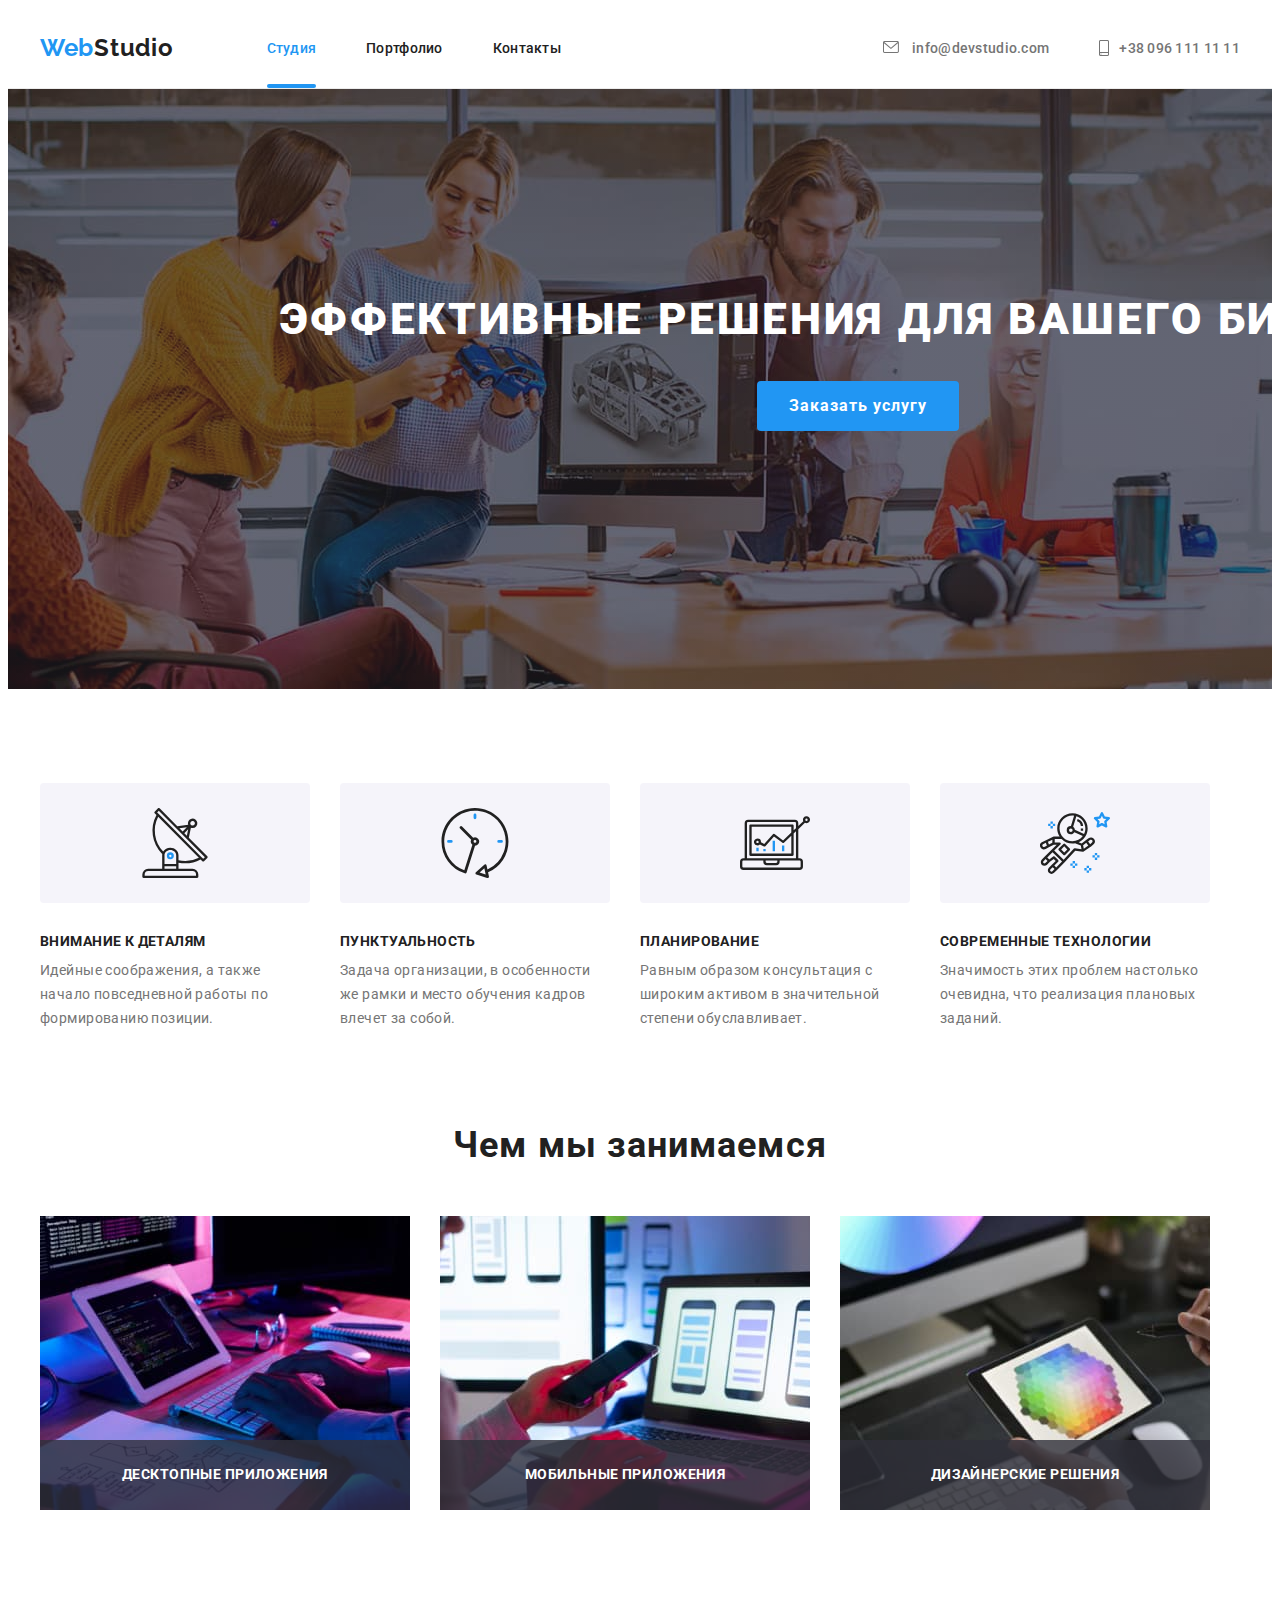
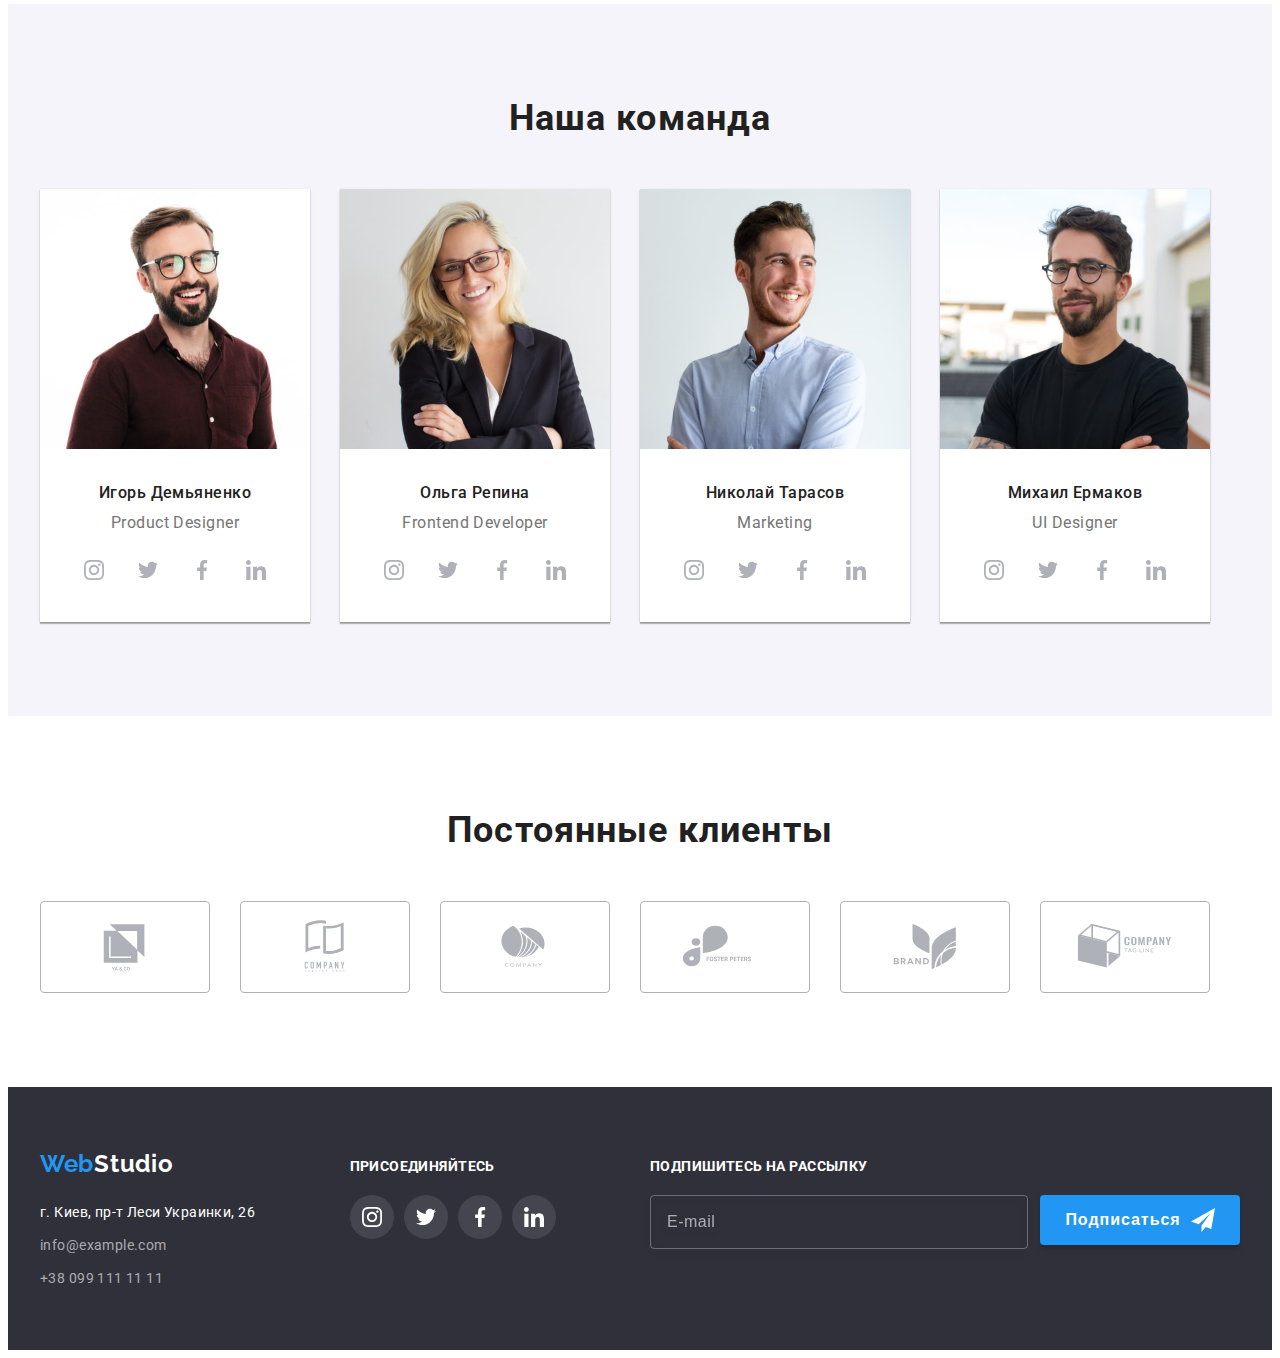
<file: index.html>
<!DOCTYPE html>
<html lang="ru">
<head>
    <meta charset="UTF-8">
    <meta http-equiv="X-UA-Compatible" content="IE=edge">
    <meta name="viewport" content="width=device-width, initial-scale=1.0">
    <title>WebStudio</title>
    <link rel="preconnect" href="https://fonts.googleapis.com">
    <link rel="preconnect" href="https://fonts.gstatic.com" crossorigin>
    <link rel="stylesheet" href="https://cdnjs.cloudflare.com/ajax/libs/modern-normalize/1.1.0/modern-normalize.min.css"
        integrity="sha512-wpPYUAdjBVSE4KJnH1VR1HeZfpl1ub8YT/NKx4PuQ5NmX2tKuGu6U/JRp5y+Y8XG2tV+wKQpNHVUX03MfMFn9Q=="
        crossorigin="anonymous" referrerpolicy="no-referrer" />
    <link href="https://fonts.googleapis.com/css2?family=Raleway:wght@700&family=Roboto:wght@400;500;700;900&display=swap" rel="stylesheet">
    <link rel="stylesheet" href="./css/styles.css">
</head>
<body class="body">
    <header class="header">
        <div class="main-nav container">
            <a class="nav-logo" href="index.html" lang="en"><span class="logo">Web</span>Studio</a>
            <nav class="nav">
                <ul class="nav-list list">
                    <li class="nav-item"><a class="link link-current" href="index.html" >Студия</a></li>
                    <li class="nav-item"><a class="link" href="./portfolio.html">Портфолио</a></li>
                    <li class="nav-item"><a class="link" href="">Контакты</a></li>
                </ul>
            </nav>
            <ul class="header-list list">
                <li class="header-item"><a class="link mail" href="mailto:info@devstudio.com">
                    <svg class="header-icon" width="16" height="12">
                        <use href="./images/icon.svg#icon-envelope"></use>
                    </svg>
                    info@devstudio.com</a>
                </li>
                <li class="header-item"><a class="link phone" href="tel:+380961111111">
                    <svg class="header-icon" width="10" height="16">
                        <use href="./images/icon.svg#icon-smartphone"></use>
                    </svg>
                    +38 096 111 11 11</a>
                </li>
            </ul>
        </div>
    </header>
    <main>
        <!-- Section-1 -->
        <section class="hero overlay">
            <div class="container">
                <h1 class="hero-title">Эффективные решения для вашего бизнеса</h1>
                <button class="hero-btn" type="button" data-modal-open>Заказать услугу</button>
            </div>
        </section>
        <!-- Section-2 -->
        <section class="section">
            <div class="container">
                <ul class="about-list list">
                    <li class="about-item icon-antenna">
                        <h3 class="about-title">Внимание к деталям</h3>
                        <p class="about-text">Идейные соображения, а также начало повседневной работы по формированию позиции.</p>
                    </li>
                    <li class="about-item icon-clock">
                        <h3 class="about-title">Пунктуальность</h3>
                        <p class="about-text">Задача организации, в особенности же рамки и место обучения кадров влечет за собой.</p>
                    </li>
                    <li class="about-item icon-diagram">
                        <h3 class="about-title">Планирование</h3>
                        <p class="about-text">Равным образом консультация с широким активом в значительной степени обуславливает.</p>
                    </li>
                    <li class="about-item icon-astronaut">
                        <h3 class="about-title">Современные технологии</h3>
                        <p class="about-text">Значимость этих проблем настолько очевидна, что реализация плановых заданий.</p>
                    </li>
                </ul>
            </div>
        </section>
        <!-- Section-3 -->
        <section class="section no-top-padding">
            <div class="container">
                <h2 class="work-title">Чем мы занимаемся</h2>
                <ul class="work-list list">
                    <li class="work-item">
                            <img class="img" src="./images/what-we-do-img-1.jpg" alt="Печатает на клавиатуре" width="370">
                            <h3 class="work-subtitle">Десктопные приложения</h3>
                    </li>
                    <li class="work-item">
                            <img class="img" src="./images/what-we-do-img-2.jpg" alt="Телефон и ноутбук" width="370">
                            <h3 class="work-subtitle">Мобильные приложения</h3>
                    </li>
                    <li class="work-item">
                            <img class="img" src="./images/what-we-do-img-3.jpg" alt="Изображение на планшете" width="370">
                            <h3 class="work-subtitle">Дизайнерские решения</h3>
                    </li>
                </ul>
            </div>
        </section>
        <!-- Section-4 -->
        <section class="team section">
            <div class="container">
                <h2 class="team-title">Наша команда</h2>
                <ul class="team-list list">
                    <li class="team-item">
                        <img src="./images/our-team-img-1.jpg" alt="Фото-1" width="270">
                        <h3 class="team-subtitle">Игорь Демьяненко</h3>
                        <p class="team-text" lang="en">Product Designer</p>
                        <ul class="team-soc-list list">
                            <li class="team-soc-item"><a class="team-soc-link list" href="">
                                    <svg class="team-soc-icon" width="20" height="20">
                                        <use href="./images/icon.svg#icon-instagram"></use>
                                    </svg>
                                </a></li>
                            <li class="team-soc-item"><a class="team-soc-link list" href="">
                                    <svg class="team-soc-icon" width="20" height="20">
                                        <use href="./images/icon.svg#icon-twitter"></use>
                                    </svg>
                                </a></li>
                            <li class="team-soc-item"><a class="team-soc-link list" href="">
                                    <svg class="team-soc-icon" width="20" height="20">
                                        <use href="./images/icon.svg#icon-facebook"></use>
                                    </svg>
                                </a></li>
                            <li class="team-soc-item"><a class="team-soc-link list" href="">
                                    <svg class="team-soc-icon" width="20" height="20">
                                        <use href="./images/icon.svg#icon-linkedin"></use>
                                    </svg>
                                </a></li>
                        </ul>
                    </li>
                    <li class="team-item">
                        <img src="./images/our-team-img-2.jpg" alt="Фото-2" width="270">
                        <h3 class="team-subtitle">Ольга Репина</h3>
                        <p class="team-text" lang="en">Frontend Developer</p>
                        <ul class="team-soc-list list">
                            <li class="team-soc-item"><a class="team-soc-link list" href="">
                                    <svg class="team-soc-icon" width="20" height="20">
                                        <use href="./images/icon.svg#icon-instagram"></use>
                                    </svg>
                                </a></li>
                            <li class="team-soc-item"><a class="team-soc-link list" href="">
                                    <svg class="team-soc-icon" width="20" height="20">
                                        <use href="./images/icon.svg#icon-twitter"></use>
                                    </svg>
                                </a></li>
                            <li class="team-soc-item"><a class="team-soc-link list" href="">
                                    <svg class="team-soc-icon" width="20" height="20">
                                        <use href="./images/icon.svg#icon-facebook"></use>
                                    </svg>
                                </a></li>
                            <li class="team-soc-item"><a class="team-soc-link list" href="">
                                    <svg class="team-soc-icon" width="20" height="20">
                                        <use href="./images/icon.svg#icon-linkedin"></use>
                                    </svg>
                                </a></li>
                        </ul>
                    </li>
                    <li class="team-item">
                        <img src="./images/our-team-img-3.jpg" alt="Фото-3" width="270">
                        <h3 class="team-subtitle">Николай Тарасов</h3>
                        <p class="team-text" lang="en">Marketing</p>
                        <ul class="team-soc-list list">
                            <li class="team-soc-item"><a class="team-soc-link list" href="">
                                    <svg class="team-soc-icon" width="20" height="20">
                                        <use href="./images/icon.svg#icon-instagram"></use>
                                    </svg>
                                </a></li>
                            <li class="team-soc-item"><a class="team-soc-link list" href="">
                                    <svg class="team-soc-icon" width="20" height="20">
                                        <use href="./images/icon.svg#icon-twitter"></use>
                                    </svg>
                                </a></li>
                            <li class="team-soc-item"><a class="team-soc-link list" href="">
                                    <svg class="team-soc-icon" width="20" height="20">
                                        <use href="./images/icon.svg#icon-facebook"></use>
                                    </svg>
                                </a></li>
                            <li class="team-soc-item"><a class="team-soc-link list" href="">
                                    <svg class="team-soc-icon" width="20" height="20">
                                        <use href="./images/icon.svg#icon-linkedin"></use>
                                    </svg>
                                </a></li>
                        </ul>
                    </li>
                    <li class="team-item">
                        <img src="./images/our-team-img-4.jpg" alt="Фото-4" width="270">
                        <h3 class="team-subtitle">Михаил Ермаков</h3>
                        <p class="team-text" lang="en">UI Designer</p>
                        <ul class="team-soc-list list">
                            <li class="team-soc-item"><a class="team-soc-link list" href="">
                                    <svg class="team-soc-icon" width="20" height="20">
                                        <use href="./images/icon.svg#icon-instagram"></use>
                                    </svg>
                                </a></li>
                            <li class="team-soc-item"><a class="team-soc-link list" href="">
                                    <svg class="team-soc-icon" width="20" height="20">
                                        <use href="./images/icon.svg#icon-twitter"></use>
                                    </svg>
                                </a></li>
                            <li class="team-soc-item"><a class="team-soc-link list" href="">
                                    <svg class="team-soc-icon" width="20" height="20">
                                        <use href="./images/icon.svg#icon-facebook"></use>
                                    </svg>
                                </a></li>
                            <li class="team-soc-item"><a class="team-soc-link list" href="">
                                    <svg class="team-soc-icon" width="20" height="20">
                                        <use href="./images/icon.svg#icon-linkedin"></use>
                                    </svg>
                                </a></li>
                        </ul>
                    </li>
                </ul>
            </div>
        </section>
        <!-- Section-5 Clients -->
        <section class="clients">
            <div class="container">
                <h2 class="clients-title">Постоянные клиенты</h2>
                <ul class="clients-list list">
                    <li class="clients-item"><a href="" class="clients-link link">
                            <svg class="clients-icon" width="106" height="60">
                                <use href="./images/icon.svg#icon-client-1"></use>
                            </svg>
                        </a></li>
                    <li class="clients-item"><a href="" class="clients-link link">
                            <svg class="clients-icon" width="106" height="60">
                                <use href="./images/icon.svg#icon-client-2"></use>
                            </svg>
                        </a></li>
                    <li class="clients-item"><a href="" class="clients-link link">
                            <svg class="clients-icon" width="106" height="60">
                                <use href="./images/icon.svg#icon-client-3"></use>
                            </svg>
                        </a></li>
                    <li class="clients-item"><a href="" class="clients-link link">
                            <svg class="clients-icon" width="106" height="60">
                                <use href="./images/icon.svg#icon-client-4"></use>
                            </svg>
                        </a></li>
                    <li class="clients-item"><a href="" class="clients-link link">
                            <svg class="clients-icon" width="106" height="60">
                                <use href="./images/icon.svg#icon-client-5"></use>
                            </svg>
                        </a></li>
                    <li class="clients-item"><a href="" class="clients-link link">
                            <svg class="clients-icon" width="106" height="60">
                                <use href="./images/icon.svg#icon-client-6"></use>
                            </svg>
                        </a></li>
                </ul>
            </div>
        </section>
    </main>
    <footer class="footer">
        <div class="container">
            <div class="address">
                <a class="footer-logo" href="" lang="en"><span class="logo">Web</span>Studio</a>
                <address class="address">
                    <p class="footer-address">г. Киев, пр-т Леси Украинки, 26</p>
                    <ul class="footer-list list">
                        <li class="footer-item"><a class="link" href="mailto:info@example.com">info@example.com</a></li>
                        <li class="footer-item"><a class="link" href="tel:+380991111111">+38 099 111 11 11</a></li>
                    </ul>
                </address>
            </div>
            <div class="join">
                <h3 class="join-title">присоединяйтесь</h3>
                <ul class="join-list list">
                    <li class="join-item"><a href="" class="join-link link">
                            <svg class="join-icon" width="20" height="20">
                                <use href="./images/icon.svg#icon-instagram"></use>
                            </svg>
                        </a></li>
                    <li class="join-item"><a href="" class="join-link link">
                            <svg class="join-icon" width="20" height="20">
                                <use href="./images/icon.svg#icon-twitter"></use>
                            </svg>
                        </a></li>
                    <li class="join-item"><a href="" class="join-link link">
                            <svg class="join-icon" width="20" height="20">
                                <use href="./images/icon.svg#icon-facebook"></use>
                            </svg>
                        </a></li>
                    <li class="join-item"><a href="" class="join-link link">
                            <svg class="join-icon" width="20" height="20">
                                <use href="./images/icon.svg#icon-linkedin"></use>
                            </svg>
                        </a></li>
                </ul>
            </div>
            <form action="#" class="join">
                <h3 class="join-title">Подпишитесь на рассылку</h3>
                <div class="send-thumb">
                    <input type="email" class="join-email" name="E-mail" placeholder="E-mail">
                    <button type="button" class="join-email-btn">Подписаться
                        <svg class="send-icon" width="24" height="24">
                            <use href="./images/icon.svg#icon-send"></use>
                        </svg>
                    </button>
                </div>
            </form>
        </div>
    </footer>
    <div class="backdrop is-hidden" data-modal>
        <div class="modal">
            <p class="modal-title">Оставьте свои данные, мы вам перезвоним</p>
            <form action="#" class="modal-form">
                <div class="form-field">
                    <label for="name" class="modal-label">Имя</label>
                    <div class="input-wrap">
                        <input type="text" class="modal-input name" name="name" id="name">
                        <svg class="input-icon" width="18" height="18">
                            <use href="./images/icon.svg#icon-person"></use>
                        </svg>
                    </div>
                </div>
                <div class="form-field">
                    <label for="tel" class="modal-label">Телефон</label>
                    <div class="input-wrap">
                        <input type="tel" class="modal-input tel" name="tel" id="tel">
                        <svg class="input-icon" width="18" height="18">
                            <use href="./images/icon.svg#icon-phone"></use>
                        </svg>
                    </div>
                </div>
                <div class="form-field">
                    <label for="mail" class="modal-label">Почта</label>
                    <div class="input-wrap">
                        <input type="email" class="modal-input mail" name="mail" id="mail">
                        <svg class="input-icon" width="18" height="18">
                            <use href="./images/icon.svg#icon-email"></use>
                        </svg>
                    </div>                    
                </div>
                <div class="form-field">
                    <label for="feedback" class="modal-label">Комментарий</label>
                    <textarea name="feedback" id="feedback" class="modal-textarea" placeholder="Введите текст"></textarea>
                </div>
                <div class="form-field">
                    <input type="checkbox" class="modal-checkbox visually-hidden" name="privacy-check" id="checkbox">
                    <label for="checkbox" class="modal-checkbox-text">Соглашаюсь с рассылкой и принимаю&nbsp;<a href="" class="modal-link"> Условия договора</a></label>
                </div>
            </form>
            <button type="submit" class="modal-submit">Отправить</button>
            <button type="button" class="modal-close" data-modal-close>
                <svg class="modal-icon" width="18" height="18">
                    <use href="./images/icon.svg#icon-close"></use>
                </svg>
            </button>
        </div>
    </div>
    <script src="./js/modal.js"></script>
</body>
</html>
</file>
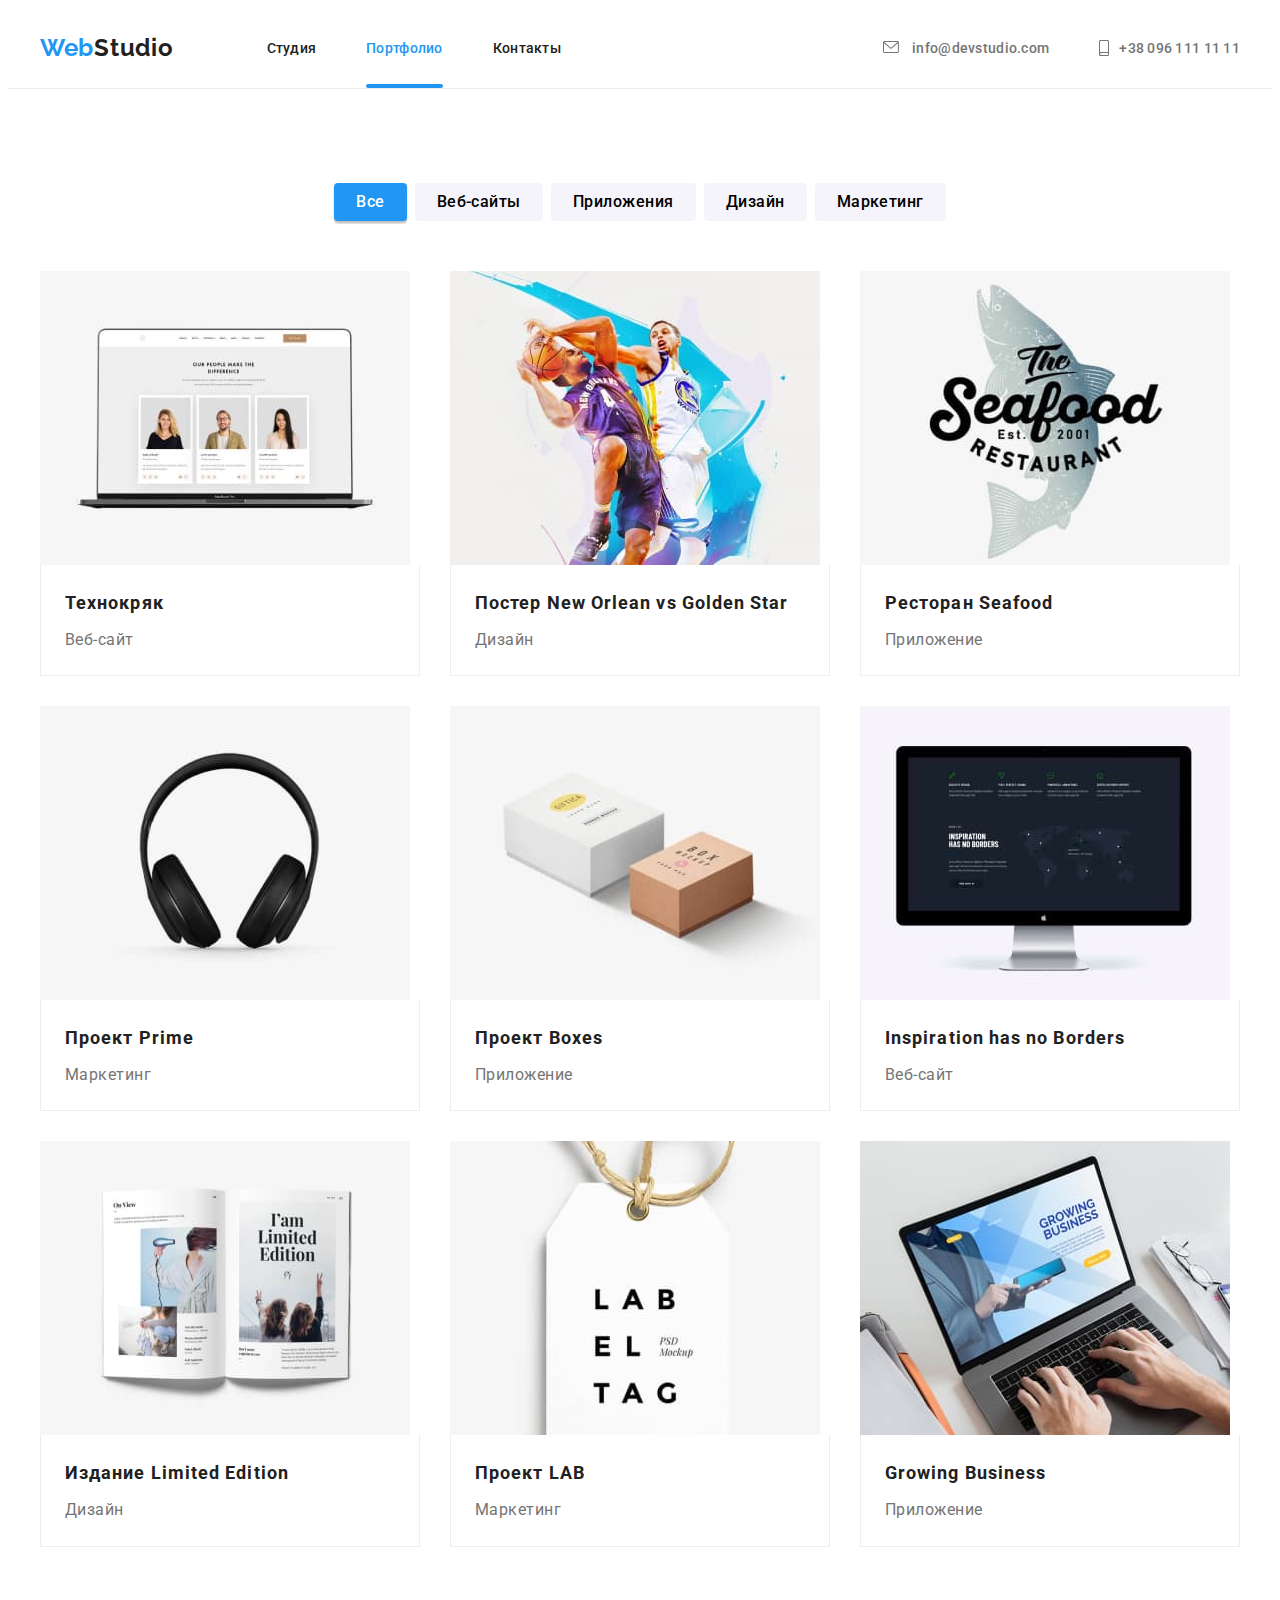
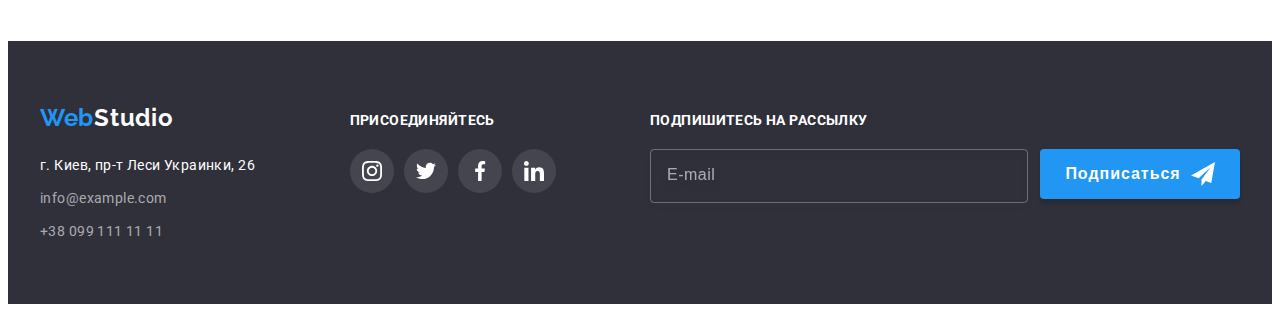
<file: portfolio.html>
<!DOCTYPE html>
<html lang="ru">
<head>
    <meta charset="UTF-8">
    <meta http-equiv="X-UA-Compatible" content="IE=edge">
    <meta name="viewport" content="width=device-width, initial-scale=1.0">
    <title>WebStudio</title>
    <link rel="preconnect" href="https://fonts.googleapis.com">
    <link rel="preconnect" href="https://fonts.gstatic.com" crossorigin>
    <link rel="stylesheet" href="https://cdnjs.cloudflare.com/ajax/libs/modern-normalize/1.1.0/modern-normalize.min.css"
        integrity="sha512-wpPYUAdjBVSE4KJnH1VR1HeZfpl1ub8YT/NKx4PuQ5NmX2tKuGu6U/JRp5y+Y8XG2tV+wKQpNHVUX03MfMFn9Q=="
        crossorigin="anonymous" 
        referrerpolicy="no-referrer" />
    <link href="https://fonts.googleapis.com/css2?family=Raleway:wght@700&family=Roboto:wght@400;500;700;900&display=swap" rel="stylesheet">
    <link rel="stylesheet" href="./css/styles.css">
</head>
<body class="body">
    <header class="header">
        <div class="main-nav container">
            <a class="nav-logo" href="index.html" lang="en"><span class="logo">Web</span>Studio</a>
            <nav class="nav">
                <ul class="nav-list list">
                    <li class="nav-item"><a class="link" href="index.html">Студия</a></li>
                    <li class="nav-item"><a class="link link-current" href="./portfolio.html">Портфолио</a></li>
                    <li class="nav-item"><a class="link" href="">Контакты</a></li>
                </ul>
            </nav>
            <ul class="header-list list">
                <li class="header-item"><a class="link mail" href="mailto:info@devstudio.com">
                        <svg class="header-icon" width="16" height="12">
                            <use href="./images/icon.svg#icon-envelope"></use>
                        </svg>
                        info@devstudio.com</a>
                </li>
                <li class="header-item"><a class="link phone" href="tel:+380961111111">
                        <svg class="header-icon" width="10" height="16">
                            <use href="./images/icon.svg#icon-smartphone"></use>
                        </svg>
                        +38 096 111 11 11</a>
                </li>
            </ul>
        </div>
    </header>
    <main>
        <section class="section">
           <div class="container">
                <ul class="list btn">
                    <li class="btn-item"><button class="filter-btn active-btn" type="button">Все</button></li>
                    <li class="btn-item"><button class="filter-btn" type="button">Веб-сайты</button></li>
                    <li class="btn-item"><button class="filter-btn" type="button">Приложения</button></li>
                    <li class="btn-item"><button class="filter-btn" type="button">Дизайн</button></li>
                    <li class="btn-item"><button class="filter-btn" type="button">Маркетинг</button></li>
                </ul>
                <h1 class="visually-hidden">Портфолио</h1>
                    <ul class="portfolio-list list">
                        <li class="portfolio-item">
                            <div class="portfolio-thumb">
                                <img class="img" src="./images/portfolio-img-1.jpg" alt="Пример портфолио 1">
                                <p class="portfolio-thumb-text">Ресурс предлагает комплексные предложения с разным уровнем функционала и сервисов.
                                    Все это позволит посетителю получить исчерпывающие сведения о компании или частном лице.</p>
                            </div>
                            <div class="card">
                                <h2 class="portfolio-subtitle">Технокряк</h2>
                                <p class="portfolio-text">Веб-сайт</p>
                            </div>
                        </li> 
                        <li class="portfolio-item">
                            <div class="portfolio-thumb">
                                <img class="img" src="./images/portfolio-img-2.jpg" alt="Пример портфолио 2">
                                <p class="portfolio-thumb-text">Ресурс предлагает комплексные предложения с разным уровнем функционала и сервисов.
                                    Все это позволит посетителю получить исчерпывающие сведения о компании или частном лице.</p>
                            </div>
                                <div class="card">
                                <h2 class="portfolio-subtitle">Постер New Orlean vs Golden Star</h2>
                            <p class="portfolio-text">Дизайн</p>
                        </li>
                        <li class="portfolio-item">
                            <div class="portfolio-thumb">
                                <img class="img" src="./images/portfolio-img-3.jpg" alt="Пример портфолио 3">
                                <p class="portfolio-thumb-text">Ресурс предлагает комплексные предложения с разным уровнем функционала и сервисов.
                                    Все это позволит посетителю получить исчерпывающие сведения о компании или частном лице.</p>
                            </div>
                            <div class="card">
                                <h2 class="portfolio-subtitle">Ресторан Seafood</h2>
                                <p class="portfolio-text">Приложение</p>
                            </div>
                        </li>            
                        <li class="portfolio-item">
                            <div class="portfolio-thumb">
                                <img class="img" src="./images/portfolio-img-4.jpg" alt="Пример портфолио 4">
                                <p class="portfolio-thumb-text">Ресурс предлагает комплексные предложения с разным уровнем функционала и сервисов.
                                    Все это позволит посетителю получить исчерпывающие сведения о компании или частном лице.</p>
                            </div>
                            <div class="card">
                                <h2 class="portfolio-subtitle">Проект Prime</h2>
                                <p class="portfolio-text">Маркетинг</p>
                            </div>
                        </li>
                        <li class="portfolio-item">
                            <div class="portfolio-thumb">
                                <img class="img" src="./images/portfolio-img-5.jpg" alt="Пример портфолио 5">
                                <p class="portfolio-thumb-text">Ресурс предлагает комплексные предложения с разным уровнем функционала и сервисов.
                                    Все это позволит посетителю получить исчерпывающие сведения о компании или частном лице.</p>
                            </div>
                            <div class="card">
                                <h2 class="portfolio-subtitle">Проект Boxes</h2>
                                <p class="portfolio-text">Приложение</p>
                            </div>
                        </li>
                        <li class="portfolio-item">
                            <div class="portfolio-thumb">
                                <img class="img" src="./images/portfolio-img-6.jpg" alt="Пример портфолио 6">
                                <p class="portfolio-thumb-text">Ресурс предлагает комплексные предложения с разным уровнем функционала и сервисов.
                                    Все это позволит посетителю получить исчерпывающие сведения о компании или частном лице.</p>
                            </div>
                            <div class="card">
                                <h2 class="portfolio-subtitle">Inspiration has no Borders</h2>
                                <p class="portfolio-text">Веб-сайт</p>
                            </div>
                        </li>
                        <li class="portfolio-item">
                            <div class="portfolio-thumb">
                                <img class="img" src="./images/portfolio-img-7.jpg" alt="Пример портфолио 7">
                                <p class="portfolio-thumb-text">Ресурс предлагает комплексные предложения с разным уровнем функционала и сервисов.
                                    Все это позволит посетителю получить исчерпывающие сведения о компании или частном лице.</p>
                            </div>
                            <div class="card">
                                <h2 class="portfolio-subtitle">Издание Limited Edition</h2>
                                <p class="portfolio-text">Дизайн</p>
                            </div>
                        </li>
                        <li class="portfolio-item">
                            <div class="portfolio-thumb">
                                <img class="img" src="./images/portfolio-img-8.jpg" alt="Пример портфолио 8">
                                <p class="portfolio-thumb-text">Ресурс предлагает комплексные предложения с разным уровнем функционала и сервисов.
                                    Все это позволит посетителю получить исчерпывающие сведения о компании или частном лице.</p>
                            </div>
                            <div class="card">
                                <h2 class="portfolio-subtitle">Проект LAB</h2>
                                <p class="portfolio-text">Маркетинг</p>
                            </div>
                        </li>
                        <li class="portfolio-item">
                            <div class="portfolio-thumb">
                                <img class="img" src="./images/portfolio-img-9.jpg" alt="Пример портфолио 9">
                                <p class="portfolio-thumb-text">Ресурс предлагает комплексные предложения с разным уровнем функционала и сервисов.
                                    Все это позволит посетителю получить исчерпывающие сведения о компании или частном лице.</p>
                            </div>
                            <div class="card">
                                <h2 class="portfolio-subtitle">Growing Business</h2>
                                <p class="portfolio-text">Приложение</p>
                            </div>
                        </li>
                    </ul>
            </div>
        </section>
    </main>
    <footer class="footer">
        <div class="container">
            <div class="address">
                <a class="footer-logo" href="" lang="en"><span class="logo">Web</span>Studio</a>
                <address class="address">
                    <p class="footer-address">г. Киев, пр-т Леси Украинки, 26</p>
                    <ul class="footer-list list">
                        <li class="footer-item"><a class="link" href="mailto:info@example.com">info@example.com</a></li>
                        <li class="footer-item"><a class="link" href="tel:+380991111111">+38 099 111 11 11</a></li>
                    </ul>
                </address>
            </div>
            <div class="join">
                <h3 class="join-title">присоединяйтесь</h3>
                <ul class="join-list list">
                    <li class="join-item"><a href="" class="join-link link">
                            <svg class="join-icon" width="20" height="20">
                                <use href="./images/icon.svg#icon-instagram"></use>
                            </svg>
                        </a></li>
                    <li class="join-item"><a href="" class="join-link link">
                            <svg class="join-icon" width="20" height="20">
                                <use href="./images/icon.svg#icon-twitter"></use>
                            </svg>
                        </a></li>
                    <li class="join-item"><a href="" class="join-link link">
                            <svg class="join-icon" width="20" height="20">
                                <use href="./images/icon.svg#icon-facebook"></use>
                            </svg>
                        </a></li>
                    <li class="join-item"><a href="" class="join-link link">
                            <svg class="join-icon" width="20" height="20">
                                <use href="./images/icon.svg#icon-linkedin"></use>
                            </svg>
                        </a></li>
                </ul>
            </div>
            <form action="#" class="join">
                <h3 class="join-title">Подпишитесь на рассылку</h3>
                <div class="send-thumb">
                    <input type="email" class="join-email" name="E-mail" placeholder="E-mail">
                    <button type="button" class="join-email-btn">Подписаться
                        <svg class="send-icon" width="24" height="24">
                            <use href="./images/icon.svg#icon-send"></use>
                        </svg>
                    </button>
                </div>
            </form>
        </div>
    </footer>
</body>
</html>
</file>
<file: css/styles.css>
:root {
  --primary-text-color: #212121;
  --secondary-text-color: #757575;
  --primary-bg-color: #e5e5e5;
  --secondary-bg-color: #f5f4fa;
  --white-bg-color: #ffffff;
  --accent-color: #2196f3;
  --hero-bg-color: #2f303a;
  --primary-font-weight: 500;
  --primary-font-size: 14px;
  --transition-timing: cubic-bezier(0.4, 0, 0.2, 1);
}
.body {
  color: var(--primary-text-color);
  font-family: 'Roboto', 'sans-serif';
  background-color: var(--white-bg-color);
}

h1, h2, h3 {
  margin: 0;
  padding: 0;
}

.list {
  list-style: none;
  padding: 0;
  margin: 0;
}
.link {
  text-decoration: none;
  color: var(--secondary-text-color);
}
.container {
  width: 1200px;
  padding-right: 15px;
  padding-left: 15px;
  margin-top: 0;
  margin-bottom: 0;
  margin-right: auto;
  margin-left: auto;
  /* outline: tomato solid 2px; */
}

/* --------- HEADER --------- */

.main-nav {
  display: flex;
  align-items: center;
}
.nav a {
  color: var(--primary-text-color);
  display: block;
  padding-top: 32px;
  padding-bottom: 32px;
}
.nav-list {
  display: flex;
  margin-left: 93px;
}

.nav-item {
  font-weight: var(--primary-font-weight);
  font-size: var(--primary-font-size);
  color: var(--primary-text-color);
  line-height: 1.15;
  letter-spacing: 0.02em;
  position: relative;
}

.nav-item:not(:last-child) {
  margin-right: 50px;
}

.header-list {
  display: flex;
  margin-left: auto;
  font-weight: var(--primary-font-weight);
  font-size: var(--primary-font-size);
  line-height: 1.15;
  color: var(--secondary-text-color);
  letter-spacing: 0.02em;
}
.header-item + .header-item {
  margin-left: 50px;
}

.header-icon {
  fill: currentColor;
  margin-right: 10px;
}

.link.phone {
  display: flex;
  align-items: center;
}

.header-item a {
  display: block;
  padding-top: 32px;
  padding-bottom: 32px;
}

.link.link-current {
  color: var(--accent-color);
  padding-bottom: 0;
}

.link.link-current::after {
  content: '';
  display: block;
  width: 100%;
  height: 4px;
  border-radius: 2px;
  background-color: var(--accent-color);
  margin-top: 28px;
}

.link:hover,
.link:focus {
  color: var(--accent-color);
}

.header {
  border-bottom: 1px solid #ececec;
}

.nav-logo,
.footer-logo {
  text-decoration: none;
  font-family: Raleway;
  font-weight: 700;
  font-size: 24px;
  color: var(--primary-text-color);
  line-height: 1.4;
  letter-spacing: 0.03em;
}

.nav-item .link,
.header-item .link {
  transition: color 250ms var(--transition-timing);
}

.logo {
  color: var(--accent-color);
}

.logo:hover,
.logo:focus {
  color: var(--accent-color);
}

.header-item {
  color: var(--secondary-text-color);
}

/* --------- HERO --------- */

.hero {
    text-align: center;
  }

.overlay {
background-color: var(--hero-bg-color);
background-image: linear-gradient(rgba(47, 48, 58, 0.4), rgba(47, 48, 58, 0.4)),
url(../images/background-img.jpg);
margin-left: auto;
margin-right: auto;
max-width: 1600px;
height: 600px;
background-position: center;
background-repeat: no-repeat;
background-size: cover;
}

.hero .container {
  padding: 200px 250px;
}

.hero-title {
  margin-top: 0px;
  margin-bottom: 0;
  font-weight: 900;
  font-size: 44px;
  line-height: 1.4;
  color: var(--white-bg-color);
  text-transform: uppercase;
  letter-spacing: 0.06em;
  margin-bottom: 30px;
}

.hero-btn {
  color: var(--white-bg-color);
  background-color: var(--accent-color);
  font-family: inherit;
  font-size: 16px;
  font-weight: 700;
  line-height: 1.9;
  letter-spacing: 0.06em;
  cursor: pointer;
  min-width: 200px;
  height: 50px;
  padding: 10px 32px;
  border-radius: 4px;
  border: 0px;
}

.section {
  padding: 94px 0;
}

/* --------- ABOUT --------- */

.about-list {
  display: flex;
}

.about-item {
  width: 270px;
}

.about-item::before {
content: '';
display: block;
height: 120px;
background-color: var(--secondary-bg-color);
border-radius: 4px;
margin-bottom: 30px;
}

.icon-antenna::before {
background-image: url(../images/antenna.svg);
background-repeat: no-repeat;
background-position: center;
}

.icon-clock::before {
  background-image: url(../images/clock.svg);
  background-repeat: no-repeat;
  background-position: center;
}

.icon-diagram::before {
  background-image: url(../images/diagram.svg);
  background-repeat: no-repeat;
  background-position: center;
}

.icon-astronaut::before {
  background-image: url(../images/astronaut.svg);
  background-repeat: no-repeat;
  background-position: center;
}

.about-item + .about-item {
  margin-left: 30px;
}

.about-title {
  font-size: var(--primary-font-size);
  font-weight: 700;
  line-height: 1.15;
  letter-spacing: 0.03em;
  text-transform: uppercase;
  margin-top: 0;
  margin-bottom: 10px;
}

.about-text {
  color: var(--secondary-text-color);
  font-size: var(--primary-font-size);
  line-height: 1.7;
  letter-spacing: 0.03em;
  margin: 0;
}

/* --------- WORK --------- */

.section.no-top-padding {
  padding-top: 0;
}

.work-list {
  display: flex;
}

.work-item + .work-item {
  margin-left: 30px;
}

.work-title {
  font-size: 36px;
  text-align: center;
  font-weight: 700;
  line-height: 1.15;
  letter-spacing: 0.03em;
  margin-top: 0;
  margin-bottom: 50px;
}

.work-item {
  position: relative;
}

.work-item .img {
  display: block;
}

.work-subtitle {
  display: flex;
  position: absolute;
  bottom: 0;
  left: 0;
  height: 70px;
  width: 100%;
  align-items: center;
  justify-content: center;
  font-weight: 700;
  font-size: 14px;
  line-height: 1.14;
  text-align: center;
  letter-spacing: 0.03em;
  text-transform: uppercase;
  color: var(--white-bg-color);
  background-color: rgba(47, 48, 58, 0.8);;
}

/* --------- TEAM --------- */

.team {
  background-color: var(--secondary-bg-color);
}
.team-list {
  display: flex;
}
.team-item {
  box-shadow: 0px 1px 3px rgba(0, 0, 0, 0.12), 0px 1px 1px rgba(0, 0, 0, 0.14),
    0px 2px 1px rgba(0, 0, 0, 0.2);
  background-color: var(--white-bg-color);
  padding-bottom: 30px;
}
.team-item + .team-item {
  margin-left: 30px;
}
.team-title {
  font-size: 36px;
  text-align: center;
  font-weight: 700;
  line-height: 1.15;
  letter-spacing: 0.03em;
  margin-top: 0;
  margin-bottom: 50px;
}
.team-subtitle {
  font-weight: var(--primary-font-weight);
  font-size: 16px;
  text-align: center;
  line-height: 1.2;
  letter-spacing: 0.03em;
  margin-top: 30px;
  margin-bottom: 10px;
}
.team-text {
  font-size: 16px;
  text-align: center;
  line-height: 1.2;
  color: var(--secondary-text-color);
  letter-spacing: 0.03em;
  margin: 0;
}

.team-soc-list {
  display: flex;
  justify-content: center;
  margin-top: 16px;
}

.team-soc-link {
  width: 44px;
  height: 44px;
  background-color: var(--white-bg-color);
  border-radius: 50%;
  display: flex;
  justify-content: center;
  align-items: center;
  fill: #AFB1B8;
  transition: background-color 250ms var(--transition-timing), 
  fill 250ms var(--transition-timing);
}


.team-soc-item + .team-soc-item {
  margin-left: 10px;
  }

.team-soc-link:hover, .team-soc-link:focus {
  background-color: var(--accent-color);
  fill: var(--white-bg-color);
}

/* --------- CLIENTS --------- */

.clients {
  padding-top: 94px;
  padding-bottom: 94px;
}

.clients-title {
  font-weight: 700;
  font-size: 36px;
  line-height: 1.16;
  text-align: center;
  letter-spacing: 0.03em;
  margin-bottom: 50px;
}

.clients-list {
  display: flex;
}

.clients-item + .clients-item {
  margin-left: 30px;
}

.clients-link {
  width: 170px;
  height: 92px;
  display: flex;
  border: 1px solid #AFB1B8;
  box-sizing: border-box;
  border-radius: 4px;
  justify-content: center;
  align-items: center;
  fill: #AFB1B8;
  transition: fill 250ms var(--transition-timing), border 250ms var(--transition-timing);
}

.clients-link:hover,
.clients-link:focus {
  border: 1px solid #2196F3;
  fill: var(--accent-color);
}

/* --------- FOOTER --------- */

.footer {
  background-color: var(--hero-bg-color);
  padding: 60px 0;
}
.footer-logo {
  color: var(--white-bg-color);
  display: inline-block;
  margin-bottom: 20px;
}
.footer-address {
  color: var(--white-bg-color);
  font-style: normal;
  font-size: var(--primary-font-size);
  line-height: 1.7;
  letter-spacing: 0.03em;
  margin-top: 0;
  margin-bottom: 9px;
}
.footer-item .link {
  font-size: var(--primary-font-size);
  color: rgba(255, 255, 255, 0.6);
  line-height: 1.7;
  font-style: normal;
  letter-spacing: 0.03em;
}
.footer-item:first-child {
  margin-bottom: 9px;
}

.footer .container {
  display: flex;
}

.join {
  margin-left: 70px;
  margin-top: 12px;
}

.join-title {
  font-weight: 700;
  font-size: 14px;
  line-height: 1.14;
  letter-spacing: 0.03em;
  text-transform: uppercase;
  color: var(--white-bg-color);
  margin-bottom: 20px;
}

.join-list {
  display: flex;
  justify-content: center;
}

.join-link {
  width: 44px;
  height: 44px;
  background-color: rgba(255, 255, 255, 0.1);
  border-radius: 50%;
  display: flex;
  justify-content: center;
  align-items: center;
  fill: var(--white-bg-color);
  transition: background-color 250ms var(--transition-timing);
}

.join-item+.join-item {
  margin-left: 10px;
}

.join-link:hover,
.join-link:focus {
  background-color: var(--accent-color);
}

.send-thumb {
  display: flex;
}

.join {
  margin-left: auto;
}

.join-email {
  width: 358px;
  height: 50px;
  border: 1px solid rgba(255, 255, 255, 0.3);
  filter: drop-shadow(0px 4px 4px rgba(0, 0, 0, 0.15));
  border-radius: 4px;
  background-color: transparent;
  padding-left: 16px;
  color: var(--white-bg-color);
  outline: none;
}

.join-email::placeholder {
  font-weight: 400;
  font-size: 16px;
  line-height: 1.25;
  letter-spacing: 0.03em;
  color: rgba(255, 255, 255, 0.6);
}

.join-email-btn {
  width: 200px;
  height: 50px;
  background-color: var(--accent-color);
  box-shadow: 0px 4px 4px rgba(0, 0, 0, 0.15);
  border: 0;
  border-radius: 4px;
  cursor: pointer;
  font-weight: 700;
  font-size: 16px;
  line-height: 1.9;
  text-align: center;
  letter-spacing: 0.06em;
  color: var(--white-bg-color);
  display: flex;
  align-items: center;
  justify-content: center;
  margin-left: 12px;
}

.send-icon {
  margin-left: 10px;
}

/* --------- PORTFOLIO HTML --------- */

.list.btn {
  display: flex;
  justify-content: center;
  margin-bottom: 50px;
}

/* --------- FILTER --------- */

.filter-btn {
  background-color: var(--secondary-bg-color);
  font-family: inherit;
  font-weight: var(--primary-font-weight);
  font-size: 16px;
  line-height: 1.6;
  letter-spacing: 0.03em;
  border: 0px;
  border-radius: 4px;
  cursor: pointer;
  padding: 6px 22px;
  transition: box-shadow 250ms var(--transition-timing), background-color 250ms var(--transition-timing), color 250ms var(--transition-timing);
}

.btn-item:not(:last-child) {
  margin-right: 8px;
}

.filter-btn:hover,
.filter-btn:focus {
  background-color: var(--accent-color);
  color: var(--white-bg-color);
  box-shadow: 0px 3px 1px rgba(0, 0, 0, 0.1),
  0px 1px 2px rgba(0, 0, 0, 0.08),
  0px 2px 2px rgba(0, 0, 0, 0.12);
}

.active-btn {
  background-color: var(--accent-color);
  color: var(--white-bg-color);
  box-shadow: 0px 3px 1px rgba(0, 0, 0, 0.1),
  0px 1px 2px rgba(0, 0, 0, 0.08),
  0px 2px 2px rgba(0, 0, 0, 0.12);
  }

.visually-hidden {
  position: absolute;
  white-space: nowrap;
  width: 1px;
  height: 1px;
  overflow: hidden;
  border: 0;
  padding: 0;
  clip: rect(0 0 0 0);
  clip-path: inset(50%);
  margin: -1px;
}

/* --------- PORTFOLIO SECTION --------- */

.portfolio-item .img {
  display: block;
}
.portfolio-list {
  display: flex;
  flex-wrap: wrap;
}
.portfolio-item {
  width: calc((100% - 60px) / 3);
  margin-right: 30px;
  margin-bottom: 30px;
  transition: box-shadow 250ms var(--transition-timing);
  cursor: pointer;
}

.portfolio-item:hover {
  box-shadow: 0px 1px 1px rgba(0, 0, 0, 0.12),
  0px 4px 4px rgba(0, 0, 0, 0.06),
  1px 4px 6px rgba(0, 0, 0, 0.16);
}

.portfolio-item:nth-child(3n) {
  margin-right: 0;
}
.portfolio-item:nth-last-child(-n + 3) {
  margin-bottom: 0;
}
.portfolio-subtitle {
  font-weight: 700;
  font-size: 18px;
  line-height: 2;
  letter-spacing: 0.06em;
  margin-top: 0;
  margin-bottom: 4px;
}
.portfolio-text {
  font-size: 16px;
  color: var(--secondary-text-color);
  line-height: 1.9;
  letter-spacing: 0.03em;
  margin: 0;
}
.card {
  padding-top: 20px;
  padding-bottom: 20px;
  padding-right: 24px;
  padding-left: 24px;
  border: 1px solid #eeeeee;
  border-top: 0;
  max-width: 370px;
}

.portfolio-thumb {
  position: relative;
  overflow: hidden;
}

.portfolio-thumb-text {
  position: absolute;
  display: flex;
  align-items: center;
  top: 0;
  left: 0;
  transform: translateY(100%);
  width: 100%;
  height: 100%;
  margin: 0;
  font-weight: 400;
  font-size: 18px;
  line-height: 1.6;
  letter-spacing: 0.03em;
  color: var(--white-bg-color);
  background-color: rgba(33, 150, 243, 0.9);
  padding: 0 24px;
  transition: transform 250ms var(--transition-timing);
}

.portfolio-item:hover .portfolio-thumb-text {
  transform: translate(0);
}

/* --------- MODAL --------- */

.backdrop {
  position: fixed;
  top: 0;
  left: 0;
  width: 100%;
  height: 100%;
  background-color: rgba(0, 0, 0, 0.2);
  transition: opacity 250ms var(--transition-timing), visibility 250ms var(--transition-timing);
}

.backdrop.is-hidden .modal {
  transform: scale(0.4) translate(-100%, -100%);
}

.modal {
  position: absolute;
  top: 50%;
  left: 50%;
  transform: translate(-50%, -50%) scale(1);
  width: 528px;
  min-height: 581px;
  background-color: var(--white-bg-color);
  box-shadow: 0px 1px 3px rgba(0, 0, 0, 0.12),
  0px 1px 1px rgba(0, 0, 0, 0.14),
  0px 2px 1px rgba(0, 0, 0, 0.2);
  border-radius: 4px;
  transition: transform 250ms var(--transition-timing);
  padding: 40px;
}

.modal-close {
  position: absolute;
  top: 8px;
  right: 8px;
  width: 30px;
  height: 30px;
  display: flex;
  justify-content: center;
  align-items: center;
  background-color: #FFFFFF;
  border: 1px solid rgba(0, 0, 0, 0.1);
  border-radius: 50%;
  cursor: pointer;
}

.is-hidden {
  opacity: 0;
  pointer-events: none;
  visibility: hidden;
}

.modal-title {
  font-weight: 700;
  font-size: 20px;
  line-height: 1.15;
  text-align: center;
  letter-spacing: 0.03em;
  margin: 0;
  margin-bottom: 12px;
}

.modal-input {
  width: 100%;
  height: 40px;
  border: 1px solid rgba(33, 33, 33, 0.2);
  border-radius: 4px;
  background-color: transparent;
  padding-left: 42px;
  outline: none;
}

.input-wrap {
  position: relative;
}

.input-icon {
  position: absolute;
  top: 50%;
  left: 12px;
  transform: translateY(-50%);
}

.modal-input {
  transition: border 250ms var(--transition-timing),
  fill 250ms var(--transition-timing);
}

.modal-input:focus {
  border: 1px solid var(--accent-color);
}

.modal-input:focus + .input-icon {
  fill: var(--accent-color);
}

.modal-label {
  display: block;
  font-weight: 400;
  font-size: 12px;
  line-height: 1.16;
  letter-spacing: 0.01em;
  color: var(--secondary-text-color);
  margin-bottom: 4px;
}

.form-field {
  margin-top: 10px;
}

.modal-textarea {
  width: 100%;
  height: 120px;
  border: 1px solid rgba(33, 33, 33, 0.2);
  border-radius: 4px;
  background-color:  transparent;
  padding: 14px 16px;
  resize: none;
  outline: none;
}

.modal-textarea::placeholder {
  font-weight: 400;
  font-size: 12px;
  line-height: 1.16;
  letter-spacing: 0.01em;
  color: rgba(117, 117, 117, 0.5);
}

.modal-textarea:focus {
  border: 1px solid var(--accent-color);
}

.modal-checkbox-text {
  font-weight: 400;
  font-size: 14px;
  line-height: 1.7;
  letter-spacing: 0.01em;
  color: var(--secondary-text-color);
  margin-top: 20px;
  display: flex;
  align-items: center;
  margin-left: 12px;
}

.modal-checkbox-text::before {
  content: '';
  width: 16px;
  height: 15px;
  border: 2px solid #303030;
  border-radius: 2px;
  margin-right: 8.4px;
  transition: background-color 250ms var(--transition-timing),
  border 250ms var(--transition-timing), background-image 250ms var(--transition-timing);
}

.modal-link {
  color: var(--accent-color);
}

.modal-checkbox:checked + .modal-checkbox-text::before {
  background-color: var(--accent-color);
  border: none;
  background-image: url(../images/check.svg);
  background-repeat: no-repeat;
  background-size: 11px 8px;
  background-position: center;
  }

.modal-submit {
  width: 200px;
  height: 50px;
  font-weight: 700;
  font-size: 16px;
  line-height: 30px;
  display: block;
  align-items: center;
  text-align: center;
  letter-spacing: 0.06em;
  color: var(--white-bg-color);
  background-color: #2196F3;
  box-shadow: 0px 4px 4px rgba(0, 0, 0, 0.15);
  border-radius: 4px;
  border: 0;
  margin: auto;
  margin-top: 30px;
  cursor: pointer;
}
</file>
